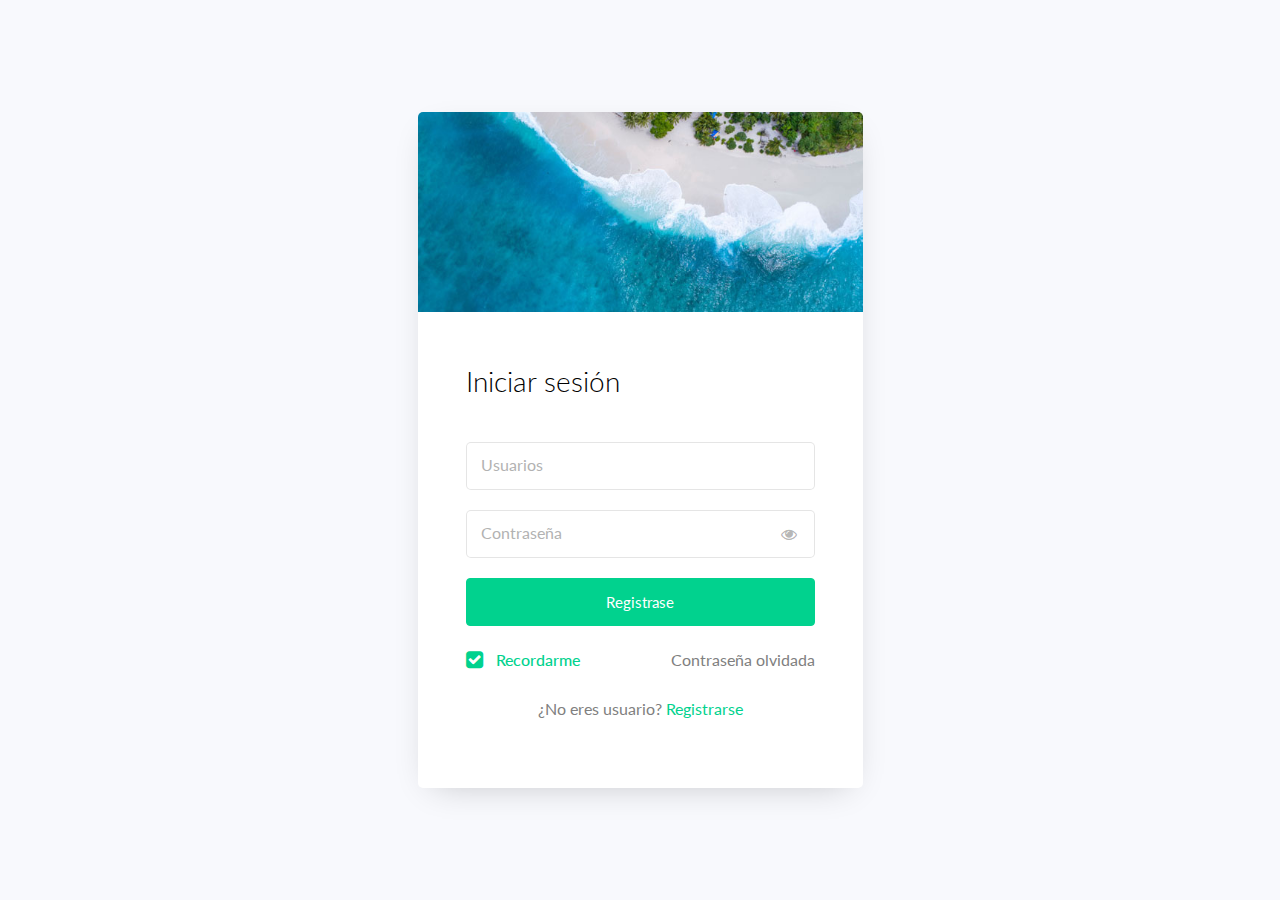
<file: src/main/resources/static/login.html>
<!doctype html>
<html lang="en">
  <head>
  	<title>Iniciar sesión</title>
    <meta charset="utf-8">
    <meta name="viewport" content="width=device-width, initial-scale=1, shrink-to-fit=no">

	<link href="https://fonts.googleapis.com/css?family=Lato:300,400,700&display=swap" rel="stylesheet">

	<link rel="stylesheet" href="https://stackpath.bootstrapcdn.com/font-awesome/4.7.0/css/font-awesome.min.css">
	
	<link rel="stylesheet" href="css/style.css">

	</head>
	<body>
	<section class="ftco-section">
		<div class="container">
			<div class="row justify-content-center">
			</div>
			<div class="row justify-content-center">
				<div class="col-md-7 col-lg-5">
					<div class="wrap">
						<div class="img" style="background-image: url(images/bg-1.jpg);"></div>
						<div class="login-wrap p-4 p-md-5">
			      	<div class="d-flex">
			      		<div class="w-100">
			      			<h3 class="mb-4">Iniciar sesión</h3>
			      		</div>

			      	</div>
							<form action="#" class="signin-form">
			      		<div class="form-group mt-3">
			      			<input type="text" class="form-control" required>
			      			<label class="form-control-placeholder" for="username">Usuarios</label>
			      		</div>
		            <div class="form-group">
		              <input id="password-field" type="password" class="form-control" required>
		              <label class="form-control-placeholder" for="password">Contraseña</label>
		              <span toggle="#password-field" class="fa fa-fw fa-eye field-icon toggle-password"></span>
		            </div>
		            <div class="form-group">
		            	<button type="submit" class="form-control btn btn-primary rounded submit px-3">Registrase</button>
		            </div>
		            <div class="form-group d-md-flex">
		            	<div class="w-50 text-left">
			            	<label class="checkbox-wrap checkbox-primary mb-0">Recordarme
									  <input type="checkbox" checked>
									  <span class="checkmark"></span>
										</label>
									</div>
									<div class="w-50 text-md-right">
										<a href="#">Contraseña olvidada</a>
									</div>
		            </div>
		          </form>
		          <p class="text-center">¿No eres usuario? <a data-toggle="tab" href="#signup">Registrarse</a></p>
		        </div>
		      </div>
				</div>
			</div>
		</div>
	</section>

	<script src="js/jquery.min.js"></script>
  <script src="js/popper.js"></script>
  <script src="js/bootstrap.min.js"></script>
  <script src="js/main.js"></script>

	</body>
</html>
</file>
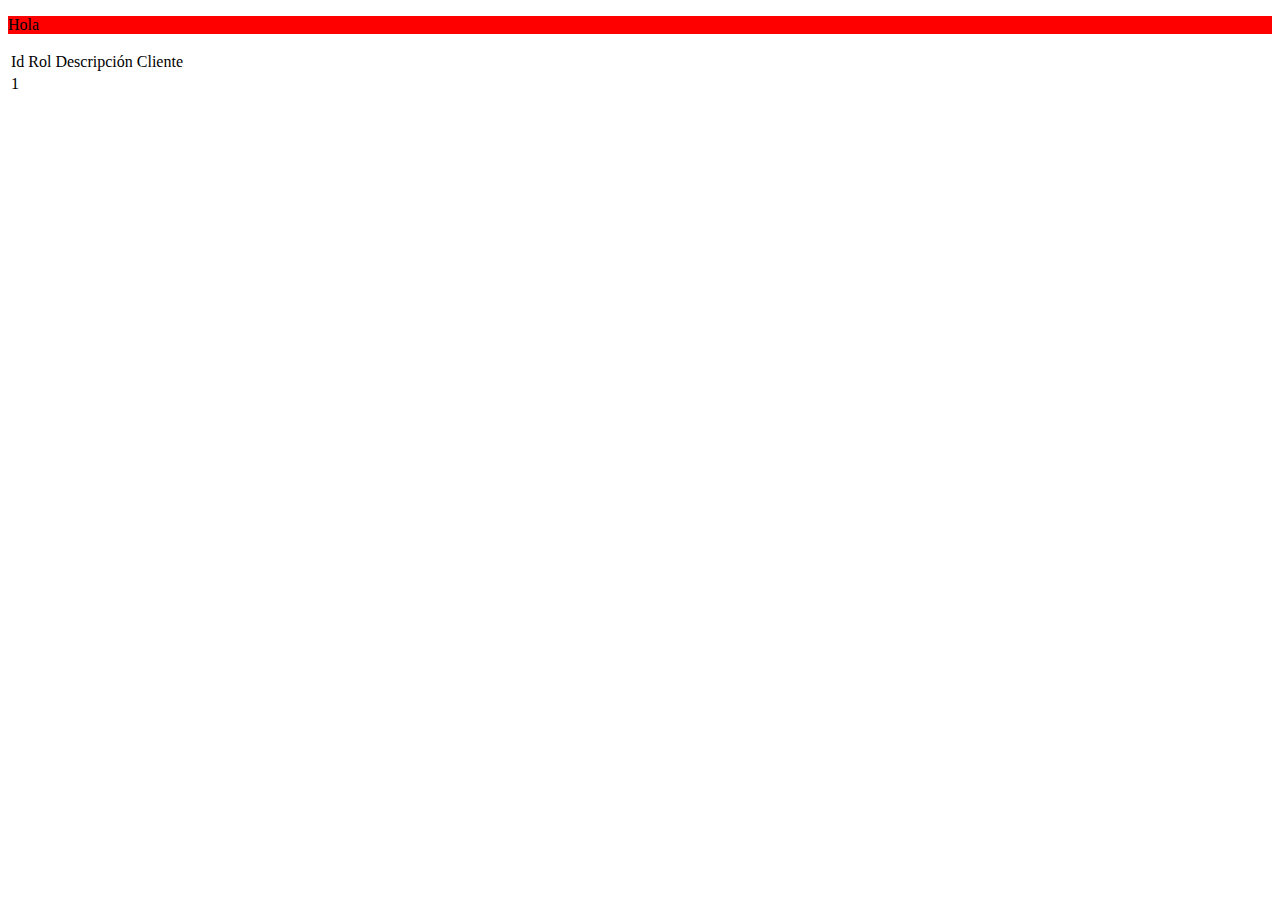
<file: src/main/resources/templates/papeles.html>
<!DOCTYPE html>
<html xmlns:th="http://www.thymeleaf.org">
<head>
    <meta charset="ISO-8859-1">
    <title>Roles</title>
</head>
<body>
<p style="background-color:red">Hola</p>
<div >
    <table>
        <tr>
            <td>Id</td>
            <td>Rol</td>
            <td>Descripci�n</td>
            <td>Cliente</td>
        </tr>
        <tr th:each="rol: ${roles1}">
            <td th:text="${rol.getId_rol()}" >1</td>
            <td th:text="${rol.getRol()}" />
            <td th:text="${rol.getDescripcion()}" />
        </tr>
    </table>

</div>


</body>
</html>
</file>
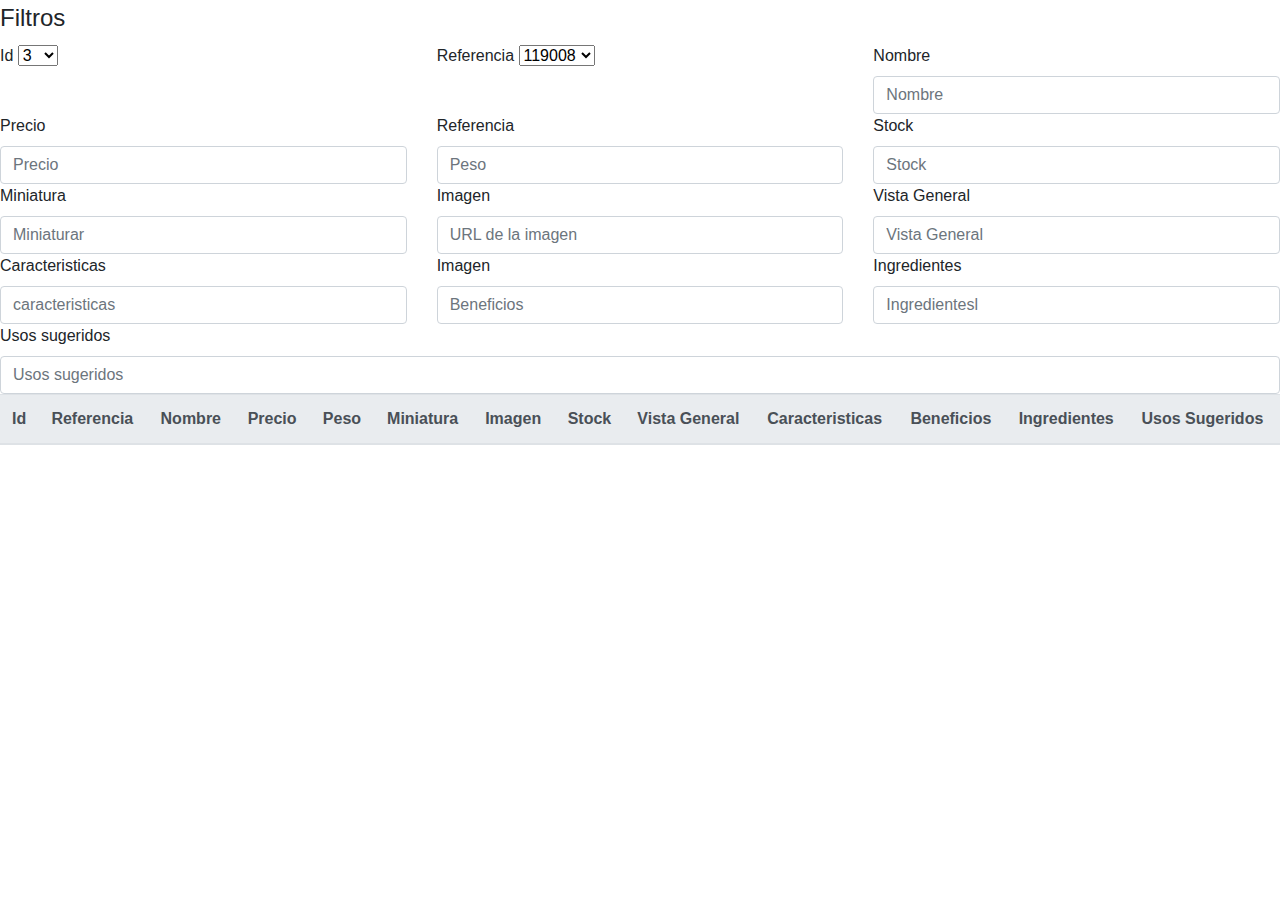
<file: src/main/resources/templates/productos.html>
<!DOCTYPE html>
<html xmlns:th="http://www.thymeleaf.org">
<head>
    <!-- Required meta tags -->
    <meta charset="utf-8">
    <meta name="viewport" content="width=device-width, initial-scale=1, shrink-to-fit=no">
    <!-- Bootstrap CSS -->
    <link rel="stylesheet" href="https://cdn.jsdelivr.net/npm/bootstrap@4.0.0/dist/css/bootstrap.min.css" integrity="sha384-Gn5384xqQ1aoWXA+058RXPxPg6fy4IWvTNh0E263XmFcJlSAwiGgFAW/dAiS6JXm" crossorigin="anonymous">
    <title>Productos</title>
</head>
<body>

<div class="container">
    <!-- Content here -->
</div>
<form>
    <fieldset>
        <legend>Filtros</legend>
        <div class="row">
            <div class="col">
                <label for="id">Id</label>
               <select id="id" name="id">
                   <option>3</option>
                   <option>4</option>
                   <option>5</option>
                   <option>6</option>
                   <option>7</option>
                   <option>8</option>
                   <option>9</option>
                   <option>10</option>
                   <option>11</option>
                   <option>12</option>
               </select>
            </div>
            <div class="col">
                <label for="referencia">Referencia</label>
                <select id="referencia" name="referencia">
                    <option>119008</option>
                    <option>110671</option>
                    <option>110664</option>
                    <option>116823</option>
                    <option>110670</option>
                    <option>115304</option>
                    <option>121206</option>
                    <option>119627</option>
                    <option>119628</option>
                    <option>119006</option>
                </select>
            </div>
            <div class="col">
                <label for="nombre">Nombre</label>
                <input type="text" id="nombre" name="nombre" class="form-control" placeholder="Nombre">
            </div>
        </div>

        <div class="row">
            <div class="col">
                <label for="precio">Precio</label>
                <input type="number" class="form-control" id="precio" name="precio"placeholder="Precio">
            </div>
            <div class="col">
                <label for="peso">Referencia</label>
                <input type="number" id="peso"  name="peso" class="form-control" placeholder="Peso">
            </div>
            <div class="col">
                <label for="stock">Stock</label>
                <input type="number" id="stock" name="stock" class="form-control" placeholder="Stock">
            </div>
        </div>

        <div class="row">
            <div class="col">
                <label for="miniatura">Miniatura</label>
                <input type="text" class="form-control" id="miniatura" name="miniatura"placeholder="Miniaturar">
            </div>
            <div class="col">
                <label for="imagen">Imagen</label>
                <input type="text" id="imagen" name="imagen"  class="form-control" placeholder="URL de la imagen">
            </div>
            <div class="col">
                <label for="vista_general">Vista General</label>
                <input type="text" id="vista_general" name="vista_general" class="form-control" placeholder="Vista General">
            </div>
        </div>

        <div class="row">
            <div class="col">
                <label for="caracteristicas">Caracteristicas</label>
                <input type="text" class="form-control" id="caracteristicas" name="caracteristicas"placeholder="caracteristicas">
            </div>
            <div class="col">
                <label for="beneficios">Imagen</label>
                <input type="text" id="beneficios" name="beneficios"  class="form-control" placeholder="Beneficios">
            </div>
            <div class="col">
                <label for="ingredientes">Ingredientes</label>
                <input type="text" id="ingredientes" name="ingredientes" class="form-control" placeholder="Ingredientesl">
            </div>
        </div>

        <div class="row">
            <div class="col">
                <label for="usos_sugeridos">Usos sugeridos</label>
                <input type="text" id="usos_sugeridos" name="usos_sugeridos" class="form-control" placeholder="Usos sugeridos">
            </div>
        </div>
    </fieldset>
</form>


<table class="table">
    <thead class="thead-light">
    <tr>
        <th scope="col">Id</th>
        <th scope="col">Referencia</th>
        <th scope="col">Nombre</th>
        <th scope="col">Precio</th>
        <th scope="col">Peso</th>
        <th scope="col">Miniatura</th>
        <th scope="col">Imagen</th>
        <th scope="col">Stock</th>
        <th scope="col">Vista General</th>
        <th scope="col">Caracteristicas</th>
        <th scope="col">Beneficios</th>
        <th>Ingredientes</th>
        <th>Usos Sugeridos</th>
    </tr>
    </thead>

    <tr th:each="producto: ${productos2}">
        <td th:text="${producto.getIdProducto()}"/>
        <td th:text="${producto.getReferencia()}"/>
        <td th:text="${producto.getNombre()}"/>
        <td th:text="${producto.getPrecio()}"/>
        <td th:text="${producto.getPeso()}"/>
        <td th:text="${producto.getMiniatura()}" />
        <td th:text="${producto.getImagen()}"/>
        <td th:text="${producto.getStock()}"/>
        <td th:text="${producto.getVistaGeneral()}"/>
        <td th:text="${producto.getCaracteristicas()}"/>
        <td th:text="${producto.getBeneficios()}"/>
        <td th:text="${producto.getIngredientes()}"/>
        <td th:text="${producto.getUsoSugerido()}"/>

    </tr>


</table>
<!-- jQuery first, then Popper.js, then Bootstrap JS -->
<script src="https://code.jquery.com/jquery-3.2.1.slim.min.js" integrity="sha384-KJ3o2DKtIkvYIK3UENzmM7KCkRr/rE9/Qpg6aAZGJwFDMVNA/GpGFF93hXpG5KkN" crossorigin="anonymous"></script>
<script src="https://cdn.jsdelivr.net/npm/popper.js@1.12.9/dist/umd/popper.min.js" integrity="sha384-ApNbgh9B+Y1QKtv3Rn7W3mgPxhU9K/ScQsAP7hUibX39j7fakFPskvXusvfa0b4Q" crossorigin="anonymous"></script>
<script src="https://cdn.jsdelivr.net/npm/bootstrap@4.0.0/dist/js/bootstrap.min.js" integrity="sha384-JZR6Spejh4U02d8jOt6vLEHfe/JQGiRRSQQxSfFWpi1MquVdAyjUar5+76PVCmYl" crossorigin="anonymous"></script>

</body>
</html>
</file>
